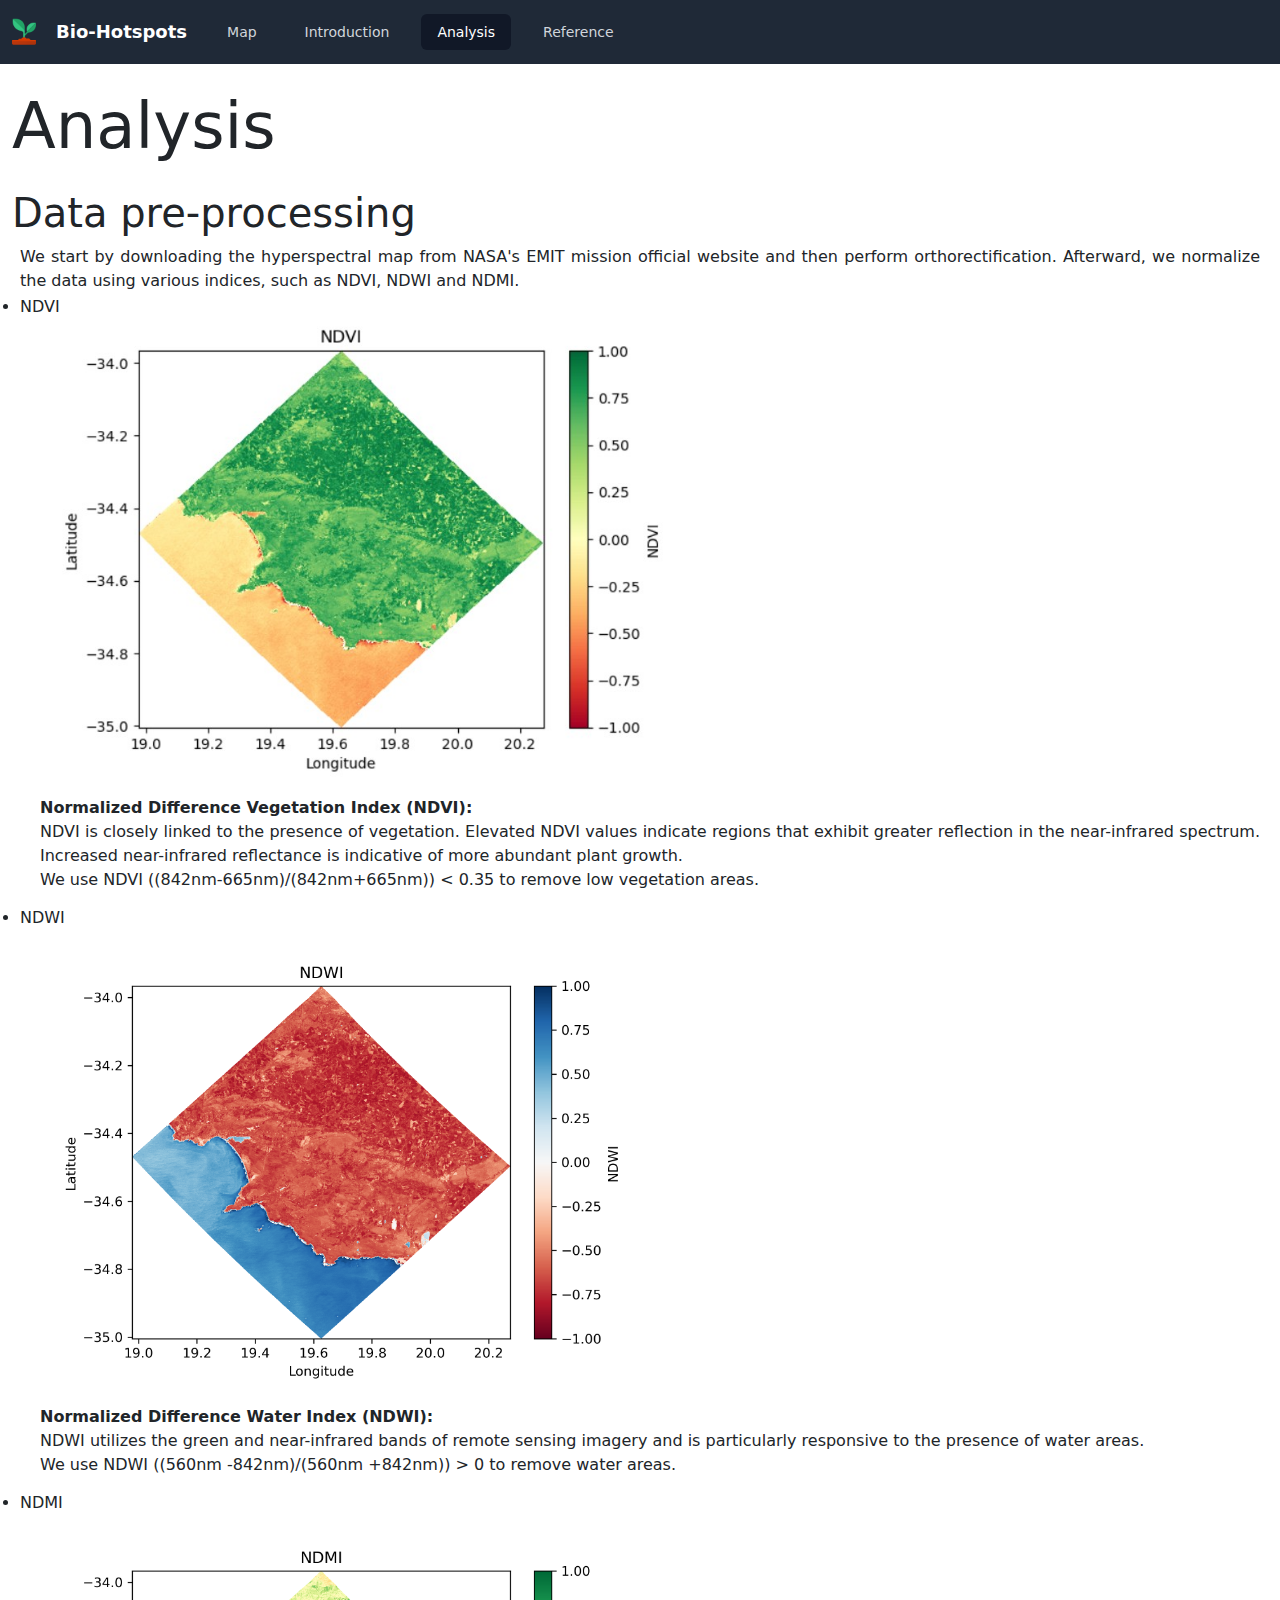
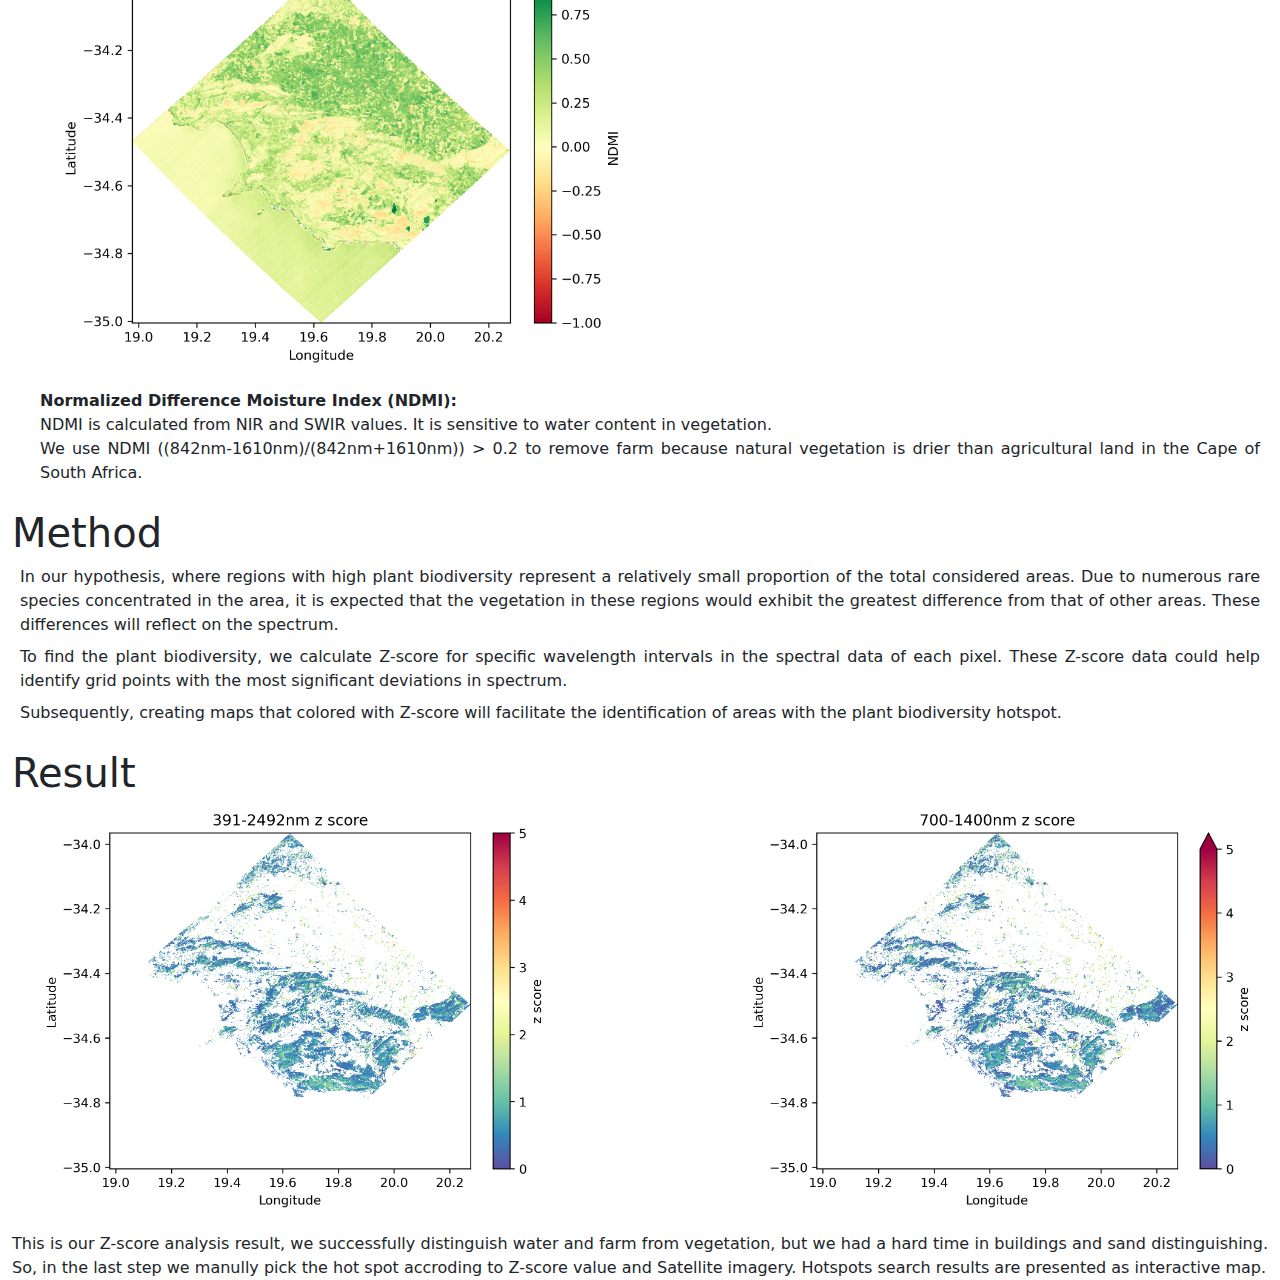
<file: pages/analysis.html>
<!DOCTYPE html>
<html lang="en">
<head>
    <meta charset="UTF-8">
    <meta name="viewport" content="width=device-width, initial-scale=1.0">
    <link rel="icon" href="../image/plants.png" type="image/x-icon" attribution="https://icons8.com/icon/q2Ni6jgYWAUK/sprout">
    <script src="../modules/jquery.min.js"></script>
    <link rel="stylesheet" href="../index.css">
    <script src="../modules/tailwind.css"></script>
    <script src="../modules/bootstrap.min.js"></script>
    <link href="../modules/bootstrap.min.css" rel="stylesheet">
    <title>Bio-Hotspots</title>
</head>
<body>
  <nav class="bg-gray-800">
    <div class="mx-auto max-w-7xl px-2 sm:px-6 lg:px-8">
      <div class="relative flex h-16 items-center justify-between">
        <div class="absolute inset-y-0 left-0 flex items-center sm:hidden">
          <!-- Mobile menu button-->
          <button type="button" class="relative inline-flex items-center justify-center rounded-md p-2 text-gray-400 hover:bg-gray-700 hover:text-white focus:outline-none focus:ring-2 focus:ring-inset focus:ring-white" aria-controls="mobile-menu" aria-expanded="false">
            <span class="absolute -inset-0.5"></span>
            <span class="sr-only">Open main menu</span>
            <!--Icon when menu is closed. Menu open: "hidden", Menu closed: "block"-->
            <svg class="block h-6 w-6" fill="none" viewBox="0 0 24 24" stroke-width="1.5" stroke="currentColor" aria-hidden="true">
              <path stroke-linecap="round" stroke-linejoin="round" d="M3.75 6.75h16.5M3.75 12h16.5m-16.5 5.25h16.5" />
            </svg>
            <!--Icon when menu is open. Menu open: "block", Menu closed: "hidden"-->
            <svg class="hidden h-6 w-6" fill="none" viewBox="0 0 24 24" stroke-width="1.5" stroke="currentColor" aria-hidden="true">
              <path stroke-linecap="round" stroke-linejoin="round" d="M6 18L18 6M6 6l12 12" />
            </svg>
          </button>
        </div>
        <div class="flex flex-1 items-center justify-center sm:items-stretch sm:justify-start">
          <div class="flex flex-shrink-0 items-center">
            <img class="h-8 w-auto" src="../image/plants.png" alt="Logo" attribution="https://icons8.com/icon/q2Ni6jgYWAUK/sprout">
            <span class="text-white text-lg font-bold font-italic pl-4">Bio-Hotspots</span>
          </div>
          <div class="hidden sm:ml-6 sm:block">
            <div class="flex space-x-4">
              <!-- Current: "bg-gray-900 text-white", Default: "text-gray-300 hover:bg-gray-700 hover:text-white" -->
              <a href="../index.html" class="text-gray-300 hover:bg-gray-700 hover:text-white rounded-md px-3 py-2 text-sm font-medium">Map</a>
              <a href="./introduction.html" class="text-gray-300 hover:bg-gray-700 hover:text-white rounded-md px-3 py-2 text-sm font-medium">Introduction</a>
              <a href="#" class="bg-gray-900 text-white rounded-md px-3 py-2 text-sm font-medium" aria-current="page">Analysis</a>
              <a href="./reference.html" class="text-gray-300 hover:bg-gray-700 hover:text-white rounded-md px-3 py-2 text-sm font-medium">Reference</a>
            </div>
          </div>
        </div>
      </div>
    </div>
  
    <!-- Mobile menu, show/hide based on menu state. -->
    <div class="sm:hidden" id="mobile-menu">
      <div class="space-y-1 px-2 pb-3 pt-2">
        <!-- Current: "bg-gray-900 text-white", Default: "text-gray-300 hover:bg-gray-700 hover:text-white" -->
        <a href="../index.html" class="text-gray-300 hover:bg-gray-700 hover:text-white rounded-md px-3 py-2 text-sm font-medium">Map</a>
        <a href="./introduction.html" class="text-gray-300 hover:bg-gray-700 hover:text-white rounded-md px-3 py-2 text-sm font-medium">Introduction</a>
        <a href="#" class="bg-gray-900 text-white rounded-md px-3 py-2 text-sm font-medium" aria-current="page">Analysis</a>
        <a href="./reference.html" class="text-gray-300 hover:bg-gray-700 hover:text-white rounded-md px-3 py-2 text-sm font-medium">Reference</a>
      </div>
    </div>
  </nav>

  <div class="container">
    <div class="custom-container mx-auto">
      <h1 class="display-3 mt-4">Analysis</h1>

      <h1 class="display-6 mt-4 mb-2">Data pre-processing</h1>
      <div class="clearfix mt-2 ml-2 mr-2">
        <p class="text-justify mb-1">We start by downloading the hyperspectral map from NASA's EMIT mission official website and then perform orthorectification. Afterward, we normalize the data using various indices, such as NDVI, NDWI and NDMI.</p>
        <h1 class="custom-font-size mb-1"><li>NDVI</li></h1>
        <div class="pl-5">
          <img src="../image/NDVI.jpg" class="col-md-6 float-md-center mb-3 ms-md-3 rounded" alt="EMIT Introduction" title="attribution: NASA">
      
          <p class="text-justify font-bold">
            Normalized Difference Vegetation Index (NDVI):
          </p>
          <p class="text-justify">
            NDVI is closely linked to the presence of vegetation. Elevated NDVI values indicate regions that exhibit greater reflection in the near-infrared spectrum. Increased near-infrared reflectance is indicative of more abundant plant growth.
          </p>
          <p class="text-justify">
            We use NDVI <span class="font-italic">((842nm-665nm)/(842nm+665nm)) < 0.35</span> to remove low vegetation areas.
          </p>
        </div>

        <h1 class="custom-font-size mb-1 mt-3"><li>NDWI</li></h1>
        <div class="pl-5">
          <img src="../image/NDWI.jpg" class="col-md-6 float-md-center mb-3 ms-md-3 rounded" alt="EMIT Introduction" title="attribution: NASA">
          <p class="text-justify font-bold">
            Normalized Difference Water Index (NDWI):
          </p>
          <p class="text-justify">
            NDWI utilizes the green and near-infrared bands of remote sensing imagery and is particularly responsive to the presence of water areas.
          </p>
          <p class="text-justify">
            We use NDWI <span class="font-italic">((560nm -842nm)/(560nm +842nm)) > 0 </span> to remove water areas.
          </p>
        </div>

        <h1 class="custom-font-size mb-1 mt-3"><li>NDMI</li></h1>
        <div class="pl-5">
          <img src="../image/NDMI.jpg" class="col-md-6 float-md-center mb-3 ms-md-3 rounded" alt="EMIT Introduction" title="attribution: NASA">
          <p class="text-justify font-bold">
            Normalized Difference Moisture Index (NDMI):
          </p>
          <p class="text-justify">
            NDMI is calculated from NIR and SWIR values. It is sensitive to water content in  vegetation.
          </p>
          <p class="text-justify">
            We use NDMI <span class="font-italic">((842nm-1610nm)/(842nm+1610nm)) > 0.2 </span> to remove farm because natural vegetation is drier than agricultural land in the Cape of South Africa.
          </p>
        </div>
      </div>

      <h1 class="display-6 mt-4 mb-2">Method</h1>
      <div class="clearfix mt-2 ml-2 mr-2">
        <p class="text-justify">
          In our hypothesis, where regions with high plant biodiversity represent a relatively small proportion of the total considered areas. Due to numerous rare species concentrated in the area, it is expected that the vegetation in these regions would exhibit the greatest difference from that of other areas.  These differences will reflect on the spectrum.
        </p>
        <p class="text-justify pt-2">
          To find the plant biodiversity, we calculate Z-score for specific wavelength intervals in the spectral data of each pixel. These Z-score data could help identify grid points with the most significant deviations in spectrum.
        </p>
        <p class="text-justify pt-2">
          Subsequently, creating maps that colored with Z-score will facilitate the identification of areas with the plant biodiversity hotspot.
        </p>
      </div>

      <h1 class="display-6 mt-4 mb-2">Result</h1>
      <div class="clearfix mt-2 ml-2 mr-2">
        <img src="../image/band1_381_2492nm.png" class="col-md-5 float-md-start mb-3 ms-md-3 rounded" alt="band1">
        <img src="../image/band2_700_1400nm.png" class="col-md-5 float-md-end mb-3 ms-md-3 rounded" alt="band2">
      </div>
      <p class="text-justify">
        This is our Z-score analysis result, we successfully distinguish water and farm from vegetation, but we had a hard time in buildings and sand distinguishing.
So, in the last step we manully pick the hot spot accroding to Z-score value and Satellite imagery.
Hotspots search results are presented as interactive map.
      </p>
    </div>
  </div>
</body>
</html>
</file>
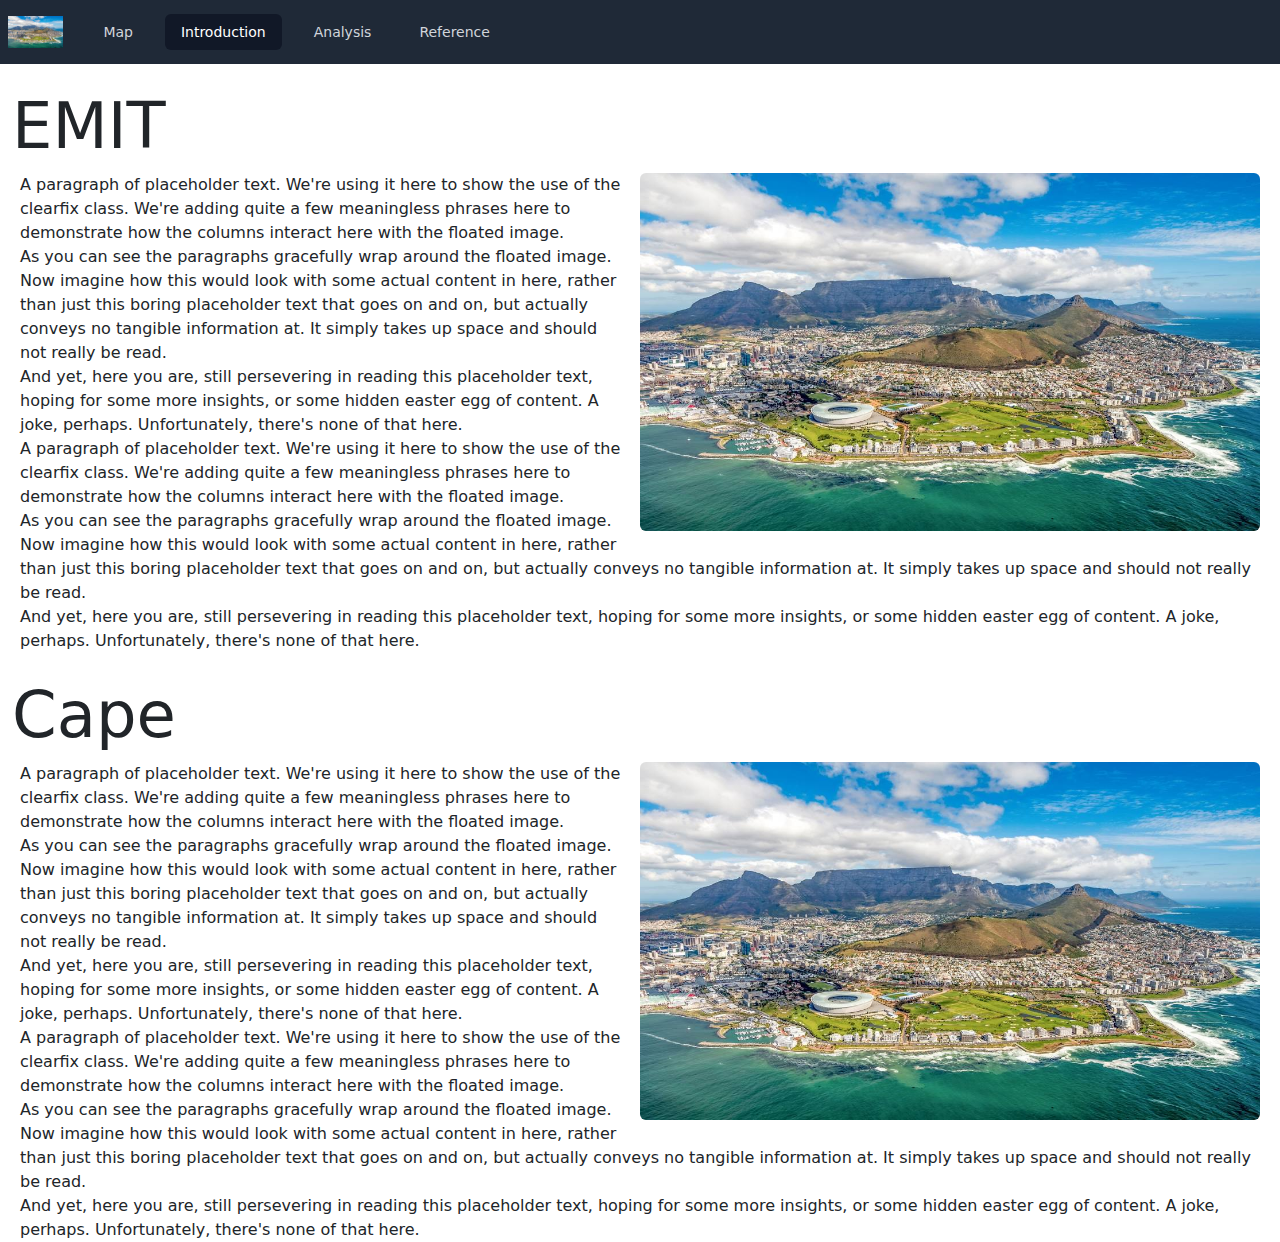
<file: pages/introduction.html>
<!DOCTYPE html>
<html lang="en">
<head>
    <meta charset="UTF-8">
    <meta name="viewport" content="width=device-width, initial-scale=1.0">
    <link rel="icon" href="../image/cape.jpg" type="image/x-icon">
    <script src="../modules/jquery.min.js"></script>
    <link rel="stylesheet" href="../index.css">
    <script src="../modules/tailwind.css"></script>
    <script src="../modules/bootstrap.min.js"></script>
    <link href="../modules/bootstrap.min.css" rel="stylesheet">
    <title>Document</title>
</head>
<body>
  <nav class="bg-gray-800">
    <div class="mx-auto max-w-7xl px-2 sm:px-6 lg:px-8">
      <div class="relative flex h-16 items-center justify-between">
        <div class="absolute inset-y-0 left-0 flex items-center sm:hidden">
          <!-- Mobile menu button-->
          <button type="button" class="relative inline-flex items-center justify-center rounded-md p-2 text-gray-400 hover:bg-gray-700 hover:text-white focus:outline-none focus:ring-2 focus:ring-inset focus:ring-white" aria-controls="mobile-menu" aria-expanded="false">
            <span class="absolute -inset-0.5"></span>
            <span class="sr-only">Open main menu</span>
            <!--Icon when menu is closed. Menu open: "hidden", Menu closed: "block"-->
            <svg class="block h-6 w-6" fill="none" viewBox="0 0 24 24" stroke-width="1.5" stroke="currentColor" aria-hidden="true">
              <path stroke-linecap="round" stroke-linejoin="round" d="M3.75 6.75h16.5M3.75 12h16.5m-16.5 5.25h16.5" />
            </svg>
            <!--Icon when menu is open. Menu open: "block", Menu closed: "hidden"-->
            <svg class="hidden h-6 w-6" fill="none" viewBox="0 0 24 24" stroke-width="1.5" stroke="currentColor" aria-hidden="true">
              <path stroke-linecap="round" stroke-linejoin="round" d="M6 18L18 6M6 6l12 12" />
            </svg>
          </button>
        </div>
        <div class="flex flex-1 items-center justify-center sm:items-stretch sm:justify-start">
          <div class="flex flex-shrink-0 items-center">
            <img class="h-8 w-auto" src="../image/cape.jpg" alt="Logo">
          </div>
          <div class="hidden sm:ml-6 sm:block">
            <div class="flex space-x-4">
              <!-- Current: "bg-gray-900 text-white", Default: "text-gray-300 hover:bg-gray-700 hover:text-white" -->
              <a href="../index.html" class="text-gray-300 hover:bg-gray-700 hover:text-white rounded-md px-3 py-2 text-sm font-medium">Map</a>
                  <a href="#" class="bg-gray-900 text-white rounded-md px-3 py-2 text-sm font-medium" aria-current="page">Introduction</a>
                  <a href="./analysis.html" class="text-gray-300 hover:bg-gray-700 hover:text-white rounded-md px-3 py-2 text-sm font-medium">Analysis</a>
                  <a href="./reference.html" class="text-gray-300 hover:bg-gray-700 hover:text-white rounded-md px-3 py-2 text-sm font-medium">Reference</a>
            </div>
          </div>
        </div>
      </div>
    </div>
  
    <!-- Mobile menu, show/hide based on menu state. -->
    <div class="sm:hidden" id="mobile-menu">
      <div class="space-y-1 px-2 pb-3 pt-2">
         <!-- Current: "bg-gray-900 text-white", Default: "text-gray-300 hover:bg-gray-700 hover:text-white" -->
         <a href="../index.html" class="text-gray-300 hover:bg-gray-700 hover:text-white rounded-md px-3 py-2 text-sm font-medium">Map</a>
                  <a href="#" class="bg-gray-900 text-white rounded-md px-3 py-2 text-sm font-medium" aria-current="page">Introduction</a>
                  <a href="./analysis.html" class="text-gray-300 hover:bg-gray-700 hover:text-white rounded-md px-3 py-2 text-sm font-medium">Analysis</a>
                  <a href="./reference.html" class="text-gray-300 hover:bg-gray-700 hover:text-white rounded-md px-3 py-2 text-sm font-medium">Reference</a>
      </div>
    </div>
  </nav>

    <div class="container">
      <div class="custom-container mx-auto">
      <h1 class="display-3 mt-4">EMIT</h1>
      <div class="clearfix mt-2 ml-2 mr-2">
        <img src="../image/cape.jpg" class="col-md-6 float-md-end mb-3 ms-md-3 rounded" alt="tset">
      
        <p>
          A paragraph of placeholder text. We're using it here to show the use of the clearfix class. We're adding quite a few meaningless phrases here to demonstrate how the columns interact here with the floated image.
        </p>
      
        <p>
          As you can see the paragraphs gracefully wrap around the floated image. Now imagine how this would look with some actual content in here, rather than just this boring placeholder text that goes on and on, but actually conveys no tangible information at. It simply takes up space and should not really be read.
        </p>
      
        <p>
          And yet, here you are, still persevering in reading this placeholder text, hoping for some more insights, or some hidden easter egg of content. A joke, perhaps. Unfortunately, there's none of that here.
        </p>

        <p>
          A paragraph of placeholder text. We're using it here to show the use of the clearfix class. We're adding quite a few meaningless phrases here to demonstrate how the columns interact here with the floated image.
        </p>
      
        <p>
          As you can see the paragraphs gracefully wrap around the floated image. Now imagine how this would look with some actual content in here, rather than just this boring placeholder text that goes on and on, but actually conveys no tangible information at. It simply takes up space and should not really be read.
        </p>
      
        <p>
          And yet, here you are, still persevering in reading this placeholder text, hoping for some more insights, or some hidden easter egg of content. A joke, perhaps. Unfortunately, there's none of that here.
        </p>
      </div>

      <h1 class="display-3 mt-4">Cape</h1>
      <div class="clearfix mt-2 ml-2 mr-2">
        <img src="../image/cape.jpg" class="col-md-6 float-md-end mb-3 ms-md-3 rounded" alt="tset">
      
        <p>
          A paragraph of placeholder text. We're using it here to show the use of the clearfix class. We're adding quite a few meaningless phrases here to demonstrate how the columns interact here with the floated image.
        </p>
      
        <p>
          As you can see the paragraphs gracefully wrap around the floated image. Now imagine how this would look with some actual content in here, rather than just this boring placeholder text that goes on and on, but actually conveys no tangible information at. It simply takes up space and should not really be read.
        </p>
      
        <p>
          And yet, here you are, still persevering in reading this placeholder text, hoping for some more insights, or some hidden easter egg of content. A joke, perhaps. Unfortunately, there's none of that here.
        </p>

        <p>
          A paragraph of placeholder text. We're using it here to show the use of the clearfix class. We're adding quite a few meaningless phrases here to demonstrate how the columns interact here with the floated image.
        </p>
      
        <p>
          As you can see the paragraphs gracefully wrap around the floated image. Now imagine how this would look with some actual content in here, rather than just this boring placeholder text that goes on and on, but actually conveys no tangible information at. It simply takes up space and should not really be read.
        </p>
      
        <p>
          And yet, here you are, still persevering in reading this placeholder text, hoping for some more insights, or some hidden easter egg of content. A joke, perhaps. Unfortunately, there's none of that here.
        </p>
      </div>
    </div>
    </div>
</body>
</html>
</file>
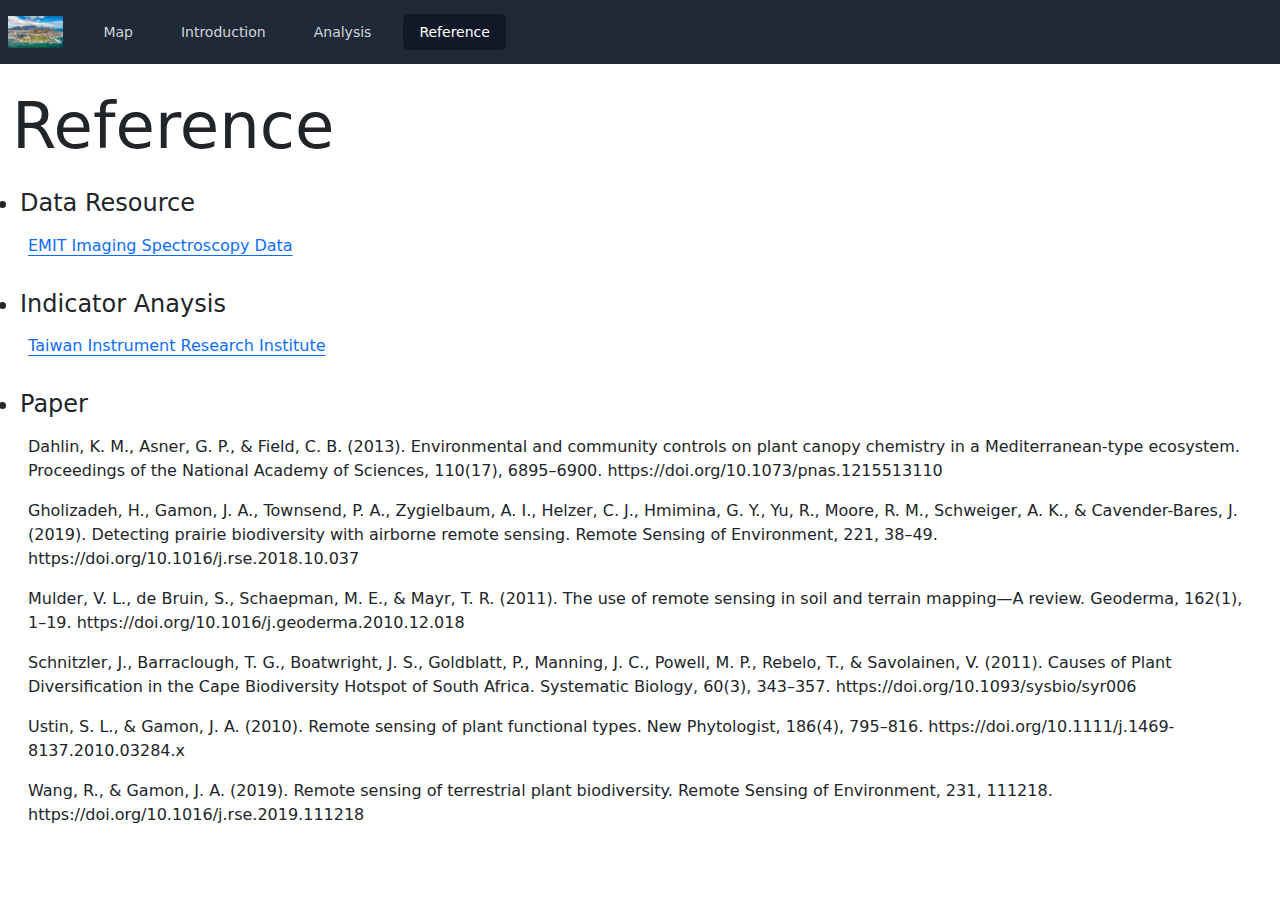
<file: pages/reference.html>
<!DOCTYPE html>
<html lang="en">
<head>
    <meta charset="UTF-8">
    <meta name="viewport" content="width=device-width, initial-scale=1.0">
    <link rel="icon" href="../image/cape.jpg" type="image/x-icon">
    <script src="../modules/jquery.min.js"></script>
    <link rel="stylesheet" href="../index.css">
    <script src="../modules/tailwind.css"></script>
    <script src="../modules/bootstrap.min.js"></script>
    <link href="../modules/bootstrap.min.css" rel="stylesheet">
    <title>Document</title>
</head>
<body>
  <nav class="bg-gray-800">
    <div class="mx-auto max-w-7xl px-2 sm:px-6 lg:px-8">
      <div class="relative flex h-16 items-center justify-between">
        <div class="absolute inset-y-0 left-0 flex items-center sm:hidden">
          <!-- Mobile menu button-->
          <button type="button" class="relative inline-flex items-center justify-center rounded-md p-2 text-gray-400 hover:bg-gray-700 hover:text-white focus:outline-none focus:ring-2 focus:ring-inset focus:ring-white" aria-controls="mobile-menu" aria-expanded="false">
            <span class="absolute -inset-0.5"></span>
            <span class="sr-only">Open main menu</span>
            <!--Icon when menu is closed. Menu open: "hidden", Menu closed: "block"-->
            <svg class="block h-6 w-6" fill="none" viewBox="0 0 24 24" stroke-width="1.5" stroke="currentColor" aria-hidden="true">
              <path stroke-linecap="round" stroke-linejoin="round" d="M3.75 6.75h16.5M3.75 12h16.5m-16.5 5.25h16.5" />
            </svg>
            <!--Icon when menu is open. Menu open: "block", Menu closed: "hidden"-->
            <svg class="hidden h-6 w-6" fill="none" viewBox="0 0 24 24" stroke-width="1.5" stroke="currentColor" aria-hidden="true">
              <path stroke-linecap="round" stroke-linejoin="round" d="M6 18L18 6M6 6l12 12" />
            </svg>
          </button>
        </div>
        <div class="flex flex-1 items-center justify-center sm:items-stretch sm:justify-start">
          <div class="flex flex-shrink-0 items-center">
            <img class="h-8 w-auto" src="../image/cape.jpg" alt="Logo">
          </div>
          <div class="hidden sm:ml-6 sm:block">
            <div class="flex space-x-4">
              <!-- Current: "bg-gray-900 text-white", Default: "text-gray-300 hover:bg-gray-700 hover:text-white" -->
              <a href="../index.html" class="text-gray-300 hover:bg-gray-700 hover:text-white rounded-md px-3 py-2 text-sm font-medium">Map</a>
                  <a href="./introduction.html" class="text-gray-300 hover:bg-gray-700 hover:text-white rounded-md px-3 py-2 text-sm font-medium">Introduction</a>
                  <a href="./analysis.html" class="text-gray-300 hover:bg-gray-700 hover:text-white rounded-md px-3 py-2 text-sm font-medium">Analysis</a>
                  <a href="#" class="bg-gray-900 text-white rounded-md px-3 py-2 text-sm font-medium" aria-current="page">Reference</a>
            </div>
          </div>
        </div>
      </div>
    </div>
  
    <!-- Mobile menu, show/hide based on menu state. -->
    <div class="sm:hidden" id="mobile-menu">
      <div class="space-y-1 px-2 pb-3 pt-2">
         <!-- Current: "bg-gray-900 text-white", Default: "text-gray-300 hover:bg-gray-700 hover:text-white" -->
         <a href="../index.html" class="text-gray-300 hover:bg-gray-700 hover:text-white rounded-md px-3 py-2 text-sm font-medium">Map</a>
         <a href="./introduction.html" class="text-gray-300 hover:bg-gray-700 hover:text-white rounded-md px-3 py-2 text-sm font-medium">Introduction</a>
         <a href="./analysis.html" class="text-gray-300 hover:bg-gray-700 hover:text-white rounded-md px-3 py-2 text-sm font-medium">Analysis</a>
         <a href="#" class="bg-gray-900 text-white rounded-md px-3 py-2 text-sm font-medium" aria-current="page">Reference</a>
      </div>
    </div>
  </nav>

    <div class="container">
      <div class="custom-container mx-auto">
      <h1 class="display-3 mt-4">Reference</h1>
      <div class="clearfix mt-2 ml-2 mr-2">
        <h1 class="h4 mt-4"><li>Data Resource</li></h1>
        <p class="p-2"><a class="link-primary link-offset-2 link-underline-opacity-25 link-underline-opacity-100-hover" href="https://earth.jpl.nasa.gov/emit/data/data-portal/coverage-and-forecasts/"><u>EMIT Imaging Spectroscopy Data</u></a></p>
        <h1 class="h4 mt-4"><li>Indicator Anaysis</li></h1>
        <p class="p-2"><a class="link-primary link-offset-2 link-underline-opacity-25 link-underline-opacity-100-hover" href="https://www.tiri.narl.org.tw/Publication/InstTdy_Full/2300?PubId=220"><u>Taiwan Instrument Research Institute</u></a></p>
        <h1 class="h4 mt-4"><li>Paper</li></h1>
        <p class="p-2">Dahlin, K. M., Asner, G. P., & Field, C. B. (2013). Environmental and community controls on plant canopy chemistry in a Mediterranean-type ecosystem. Proceedings of the National Academy of Sciences, 110(17), 6895–6900. https://doi.org/10.1073/pnas.1215513110</p>
        <p class="p-2">Gholizadeh, H., Gamon, J. A., Townsend, P. A., Zygielbaum, A. I., Helzer, C. J., Hmimina, G. Y., Yu, R., Moore, R. M., Schweiger, A. K., & Cavender-Bares, J. (2019). Detecting prairie biodiversity with airborne remote sensing. Remote Sensing of Environment, 221, 38–49. https://doi.org/10.1016/j.rse.2018.10.037</p>
        <p class="p-2">Mulder, V. L., de Bruin, S., Schaepman, M. E., & Mayr, T. R. (2011). The use of remote sensing in soil and terrain mapping—A review. Geoderma, 162(1), 1–19. https://doi.org/10.1016/j.geoderma.2010.12.018</p>
        <p class="p-2">Schnitzler, J., Barraclough, T. G., Boatwright, J. S., Goldblatt, P., Manning, J. C., Powell, M. P., Rebelo, T., & Savolainen, V. (2011). Causes of Plant Diversification in the Cape Biodiversity Hotspot of South Africa. Systematic Biology, 60(3), 343–357. https://doi.org/10.1093/sysbio/syr006</p>
        <p class="p-2">Ustin, S. L., & Gamon, J. A. (2010). Remote sensing of plant functional types. New Phytologist, 186(4), 795–816. https://doi.org/10.1111/j.1469-8137.2010.03284.x</p>
        <p class="p-2">Wang, R., & Gamon, J. A. (2019). Remote sensing of terrestrial plant biodiversity. Remote Sensing of Environment, 231, 111218. https://doi.org/10.1016/j.rse.2019.111218</p>
      </div>
      </div>
    </div>
</body>
</html>
</file>
<file: index.css>
body{
    background-color: #F8FFF6; /* 用您想要的颜色替换 #f0f0f0 */
}

#map-container {
    width: 100%;
    height: 90vh;
}

#map {
    height: 100%;
    width: 100%;
}
</file>
